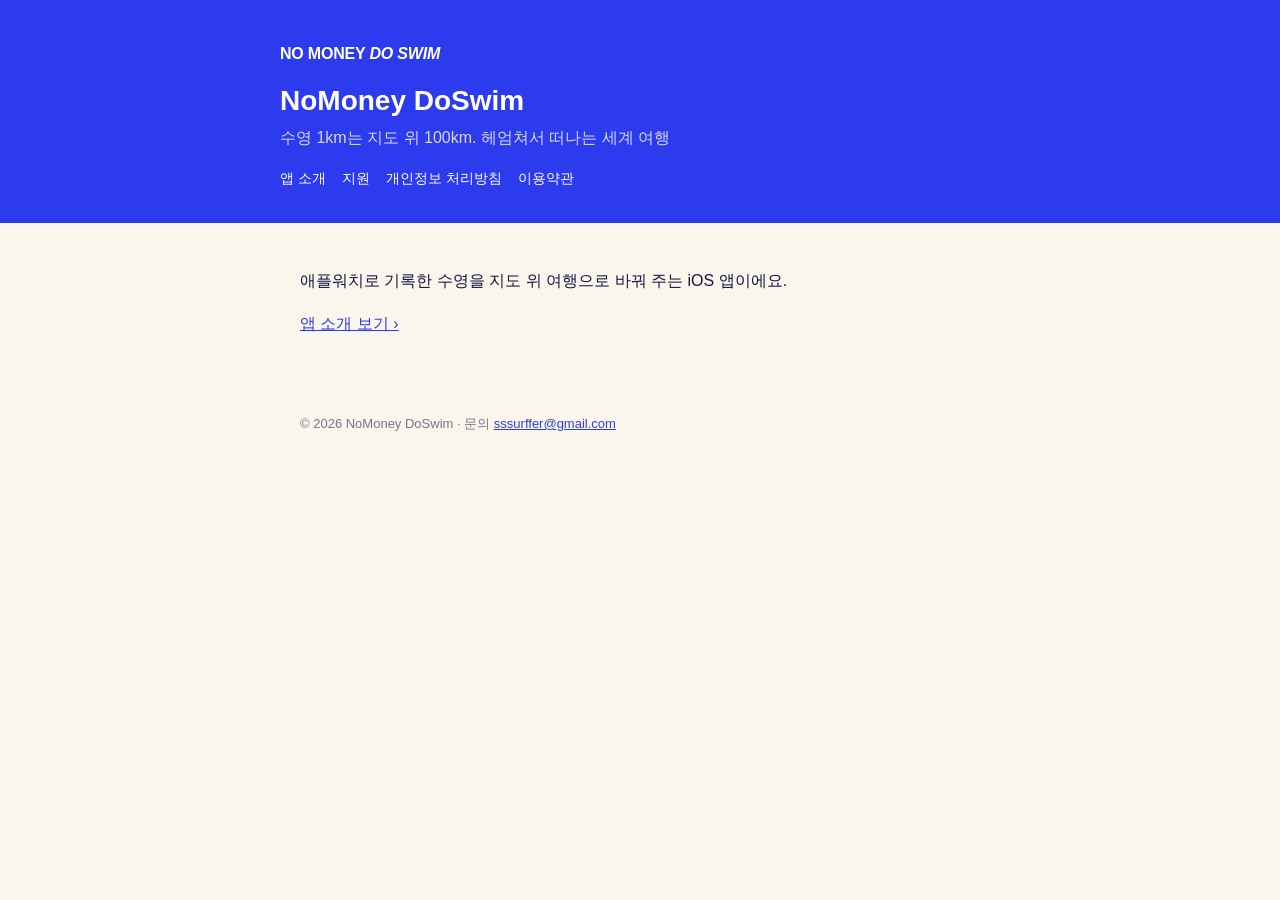
<file: index.html>
<!doctype html><html lang="ko"><head><meta charset="utf-8"><meta name="viewport" content="width=device-width, initial-scale=1"><link rel="stylesheet" href="/style.css"><title>NoMoney DoSwim</title></head><body>
<header><div class="wrap"><a class="logo" href="/">NO MONEY <i>DO SWIM</i></a><h1>NoMoney DoSwim</h1><p>수영 1km는 지도 위 100km. 헤엄쳐서 떠나는 세계 여행</p><nav><a href="/nomoney-doswim/">앱 소개</a><a href="/nomoney-doswim/support.html">지원</a><a href="/nomoney-doswim/privacy.html">개인정보 처리방침</a><a href="/nomoney-doswim/terms.html">이용약관</a></nav></div></header>
<main><p>애플워치로 기록한 수영을 지도 위 여행으로 바꿔 주는 iOS 앱이에요.</p><p><a href="/nomoney-doswim/">앱 소개 보기 ›</a></p></main>
<footer>© 2026 NoMoney DoSwim · 문의 <a href="mailto:sssurffer@gmail.com">sssurffer@gmail.com</a></footer></body></html>
</file>
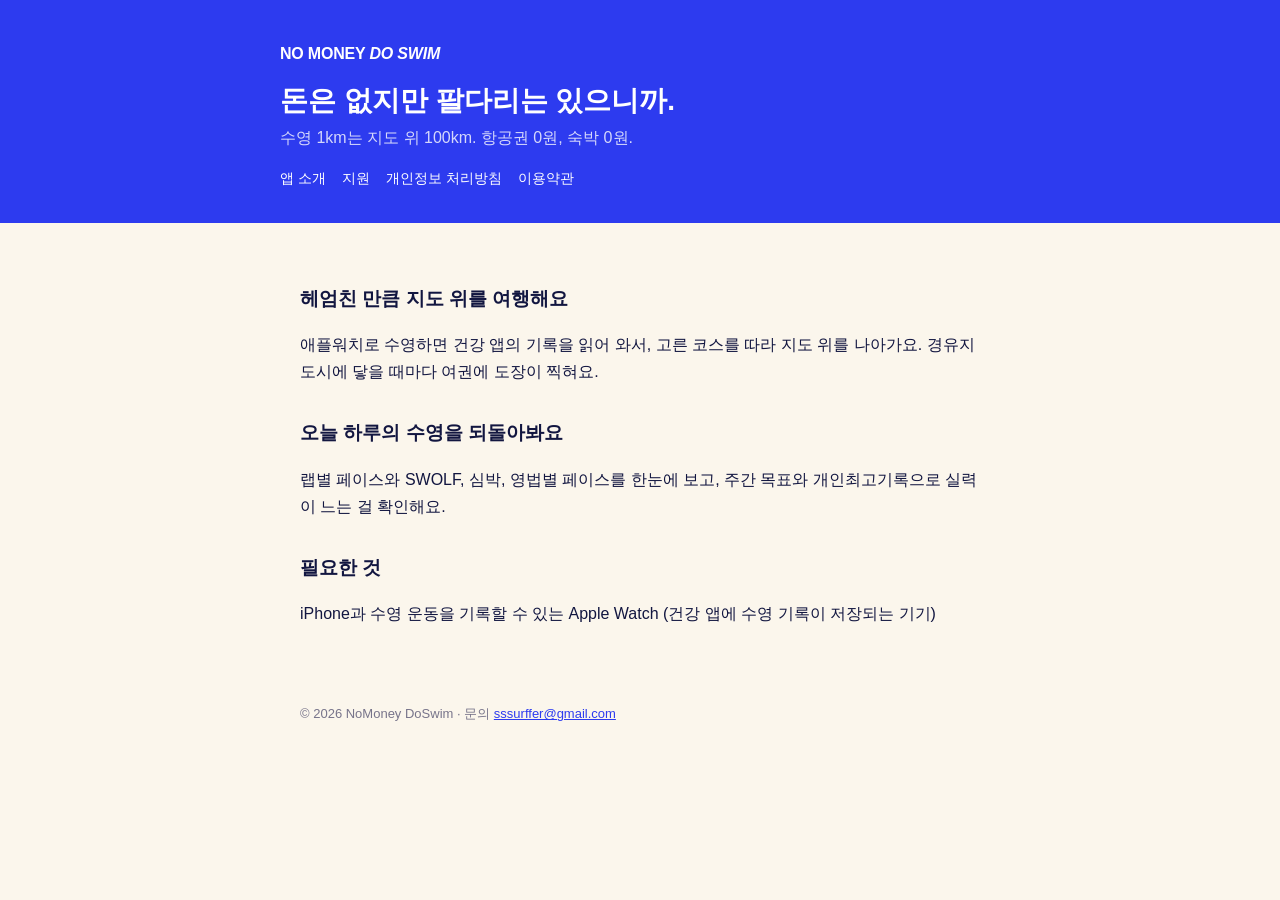
<file: nomoney-doswim/index.html>
<!doctype html><html lang="ko"><head><meta charset="utf-8"><meta name="viewport" content="width=device-width, initial-scale=1"><link rel="stylesheet" href="/style.css"><title>NoMoney DoSwim · 앱 소개</title></head><body>
<header><div class="wrap"><a class="logo" href="/">NO MONEY <i>DO SWIM</i></a><h1>돈은 없지만 팔다리는 있으니까.</h1><p>수영 1km는 지도 위 100km. 항공권 0원, 숙박 0원.</p><nav><a href="/nomoney-doswim/">앱 소개</a><a href="/nomoney-doswim/support.html">지원</a><a href="/nomoney-doswim/privacy.html">개인정보 처리방침</a><a href="/nomoney-doswim/terms.html">이용약관</a></nav></div></header>
<main>
<h2>헤엄친 만큼 지도 위를 여행해요</h2><p>애플워치로 수영하면 건강 앱의 기록을 읽어 와서, 고른 코스를 따라 지도 위를 나아가요. 경유지 도시에 닿을 때마다 여권에 도장이 찍혀요.</p>
<h2>오늘 하루의 수영을 되돌아봐요</h2><p>랩별 페이스와 SWOLF, 심박, 영법별 페이스를 한눈에 보고, 주간 목표와 개인최고기록으로 실력이 느는 걸 확인해요.</p>
<h2>필요한 것</h2><p>iPhone과 수영 운동을 기록할 수 있는 Apple Watch (건강 앱에 수영 기록이 저장되는 기기)</p>
</main>
<footer>© 2026 NoMoney DoSwim · 문의 <a href="mailto:sssurffer@gmail.com">sssurffer@gmail.com</a></footer></body></html>
</file>
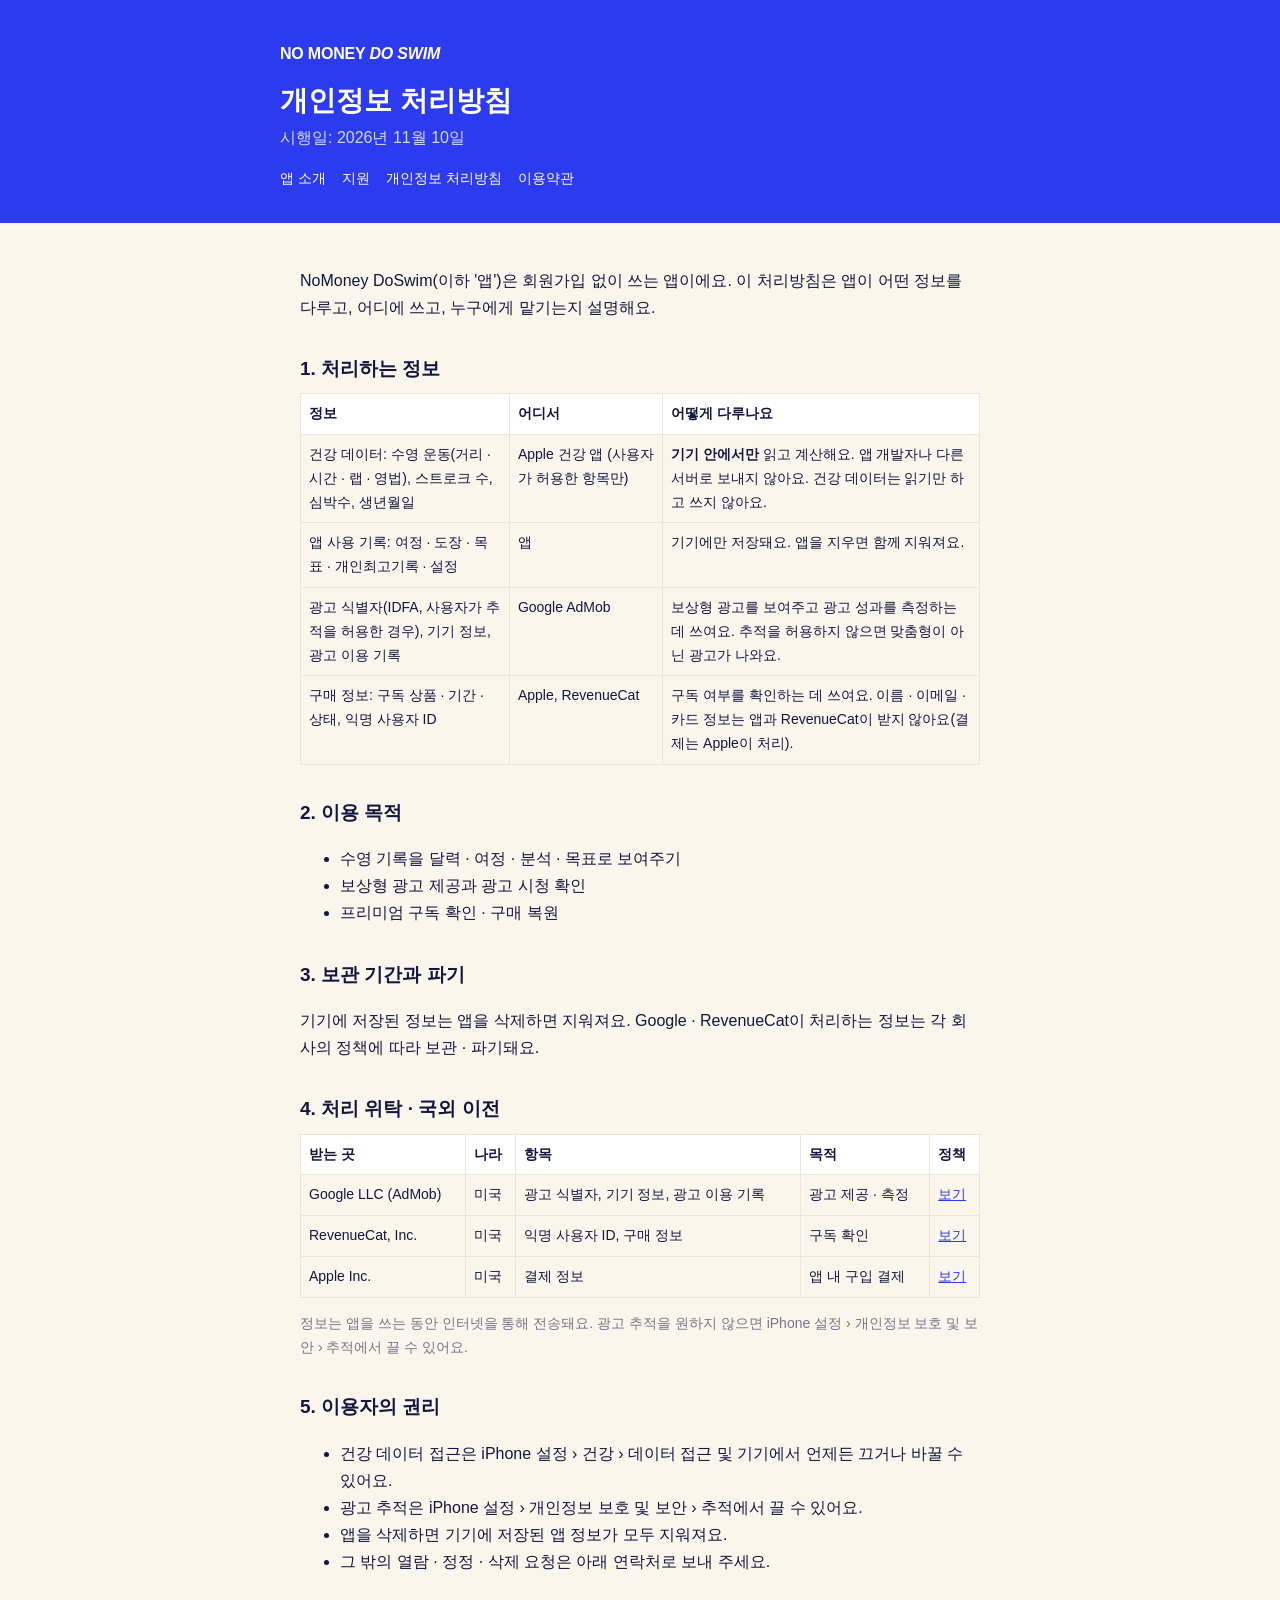
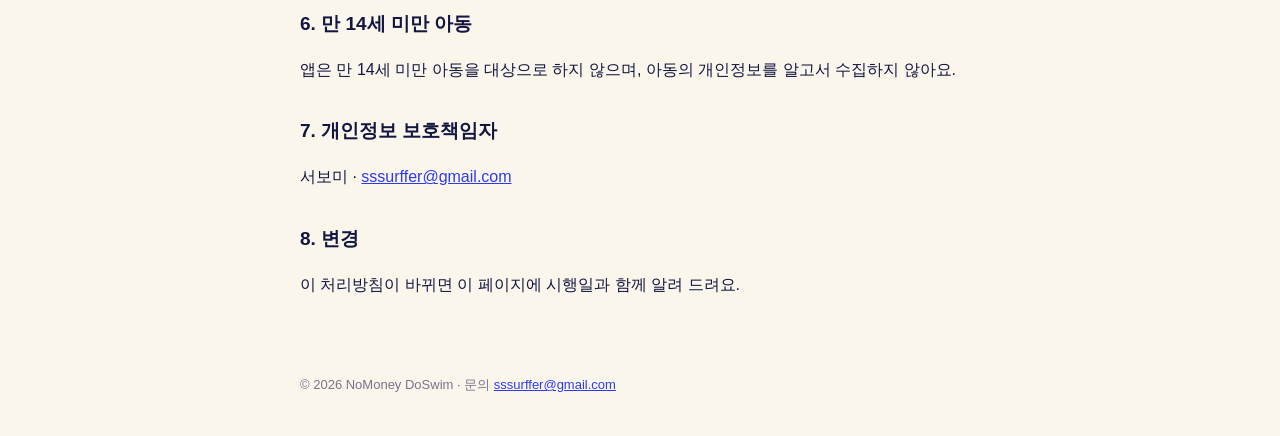
<file: nomoney-doswim/privacy.html>
<!doctype html><html lang="ko"><head><meta charset="utf-8"><meta name="viewport" content="width=device-width, initial-scale=1"><link rel="stylesheet" href="/style.css"><title>NoMoney DoSwim · 개인정보 처리방침</title></head><body>
<header><div class="wrap"><a class="logo" href="/">NO MONEY <i>DO SWIM</i></a><h1>개인정보 처리방침</h1><p>시행일: 2026년 11월 10일</p><nav><a href="/nomoney-doswim/">앱 소개</a><a href="/nomoney-doswim/support.html">지원</a><a href="/nomoney-doswim/privacy.html">개인정보 처리방침</a><a href="/nomoney-doswim/terms.html">이용약관</a></nav></div></header>
<main>
<p>NoMoney DoSwim(이하 '앱')은 회원가입 없이 쓰는 앱이에요. 이 처리방침은 앱이 어떤 정보를 다루고, 어디에 쓰고, 누구에게 맡기는지 설명해요.</p>

<h2>1. 처리하는 정보</h2>
<table>
<tr><th>정보</th><th>어디서</th><th>어떻게 다루나요</th></tr>
<tr><td>건강 데이터: 수영 운동(거리 · 시간 · 랩 · 영법), 스트로크 수, 심박수, 생년월일</td><td>Apple 건강 앱 (사용자가 허용한 항목만)</td><td><b>기기 안에서만</b> 읽고 계산해요. 앱 개발자나 다른 서버로 보내지 않아요. 건강 데이터는 읽기만 하고 쓰지 않아요.</td></tr>
<tr><td>앱 사용 기록: 여정 · 도장 · 목표 · 개인최고기록 · 설정</td><td>앱</td><td>기기에만 저장돼요. 앱을 지우면 함께 지워져요.</td></tr>
<tr><td>광고 식별자(IDFA, 사용자가 추적을 허용한 경우), 기기 정보, 광고 이용 기록</td><td>Google AdMob</td><td>보상형 광고를 보여주고 광고 성과를 측정하는 데 쓰여요. 추적을 허용하지 않으면 맞춤형이 아닌 광고가 나와요.</td></tr>
<tr><td>구매 정보: 구독 상품 · 기간 · 상태, 익명 사용자 ID</td><td>Apple, RevenueCat</td><td>구독 여부를 확인하는 데 쓰여요. 이름 · 이메일 · 카드 정보는 앱과 RevenueCat이 받지 않아요(결제는 Apple이 처리).</td></tr>
</table>

<h2>2. 이용 목적</h2>
<ul>
<li>수영 기록을 달력 · 여정 · 분석 · 목표로 보여주기</li>
<li>보상형 광고 제공과 광고 시청 확인</li>
<li>프리미엄 구독 확인 · 구매 복원</li>
</ul>

<h2>3. 보관 기간과 파기</h2>
<p>기기에 저장된 정보는 앱을 삭제하면 지워져요. Google · RevenueCat이 처리하는 정보는 각 회사의 정책에 따라 보관 · 파기돼요.</p>

<h2>4. 처리 위탁 · 국외 이전</h2>
<table>
<tr><th>받는 곳</th><th>나라</th><th>항목</th><th>목적</th><th>정책</th></tr>
<tr><td>Google LLC (AdMob)</td><td>미국</td><td>광고 식별자, 기기 정보, 광고 이용 기록</td><td>광고 제공 · 측정</td><td><a href="https://policies.google.com/privacy">보기</a></td></tr>
<tr><td>RevenueCat, Inc.</td><td>미국</td><td>익명 사용자 ID, 구매 정보</td><td>구독 확인</td><td><a href="https://www.revenuecat.com/privacy">보기</a></td></tr>
<tr><td>Apple Inc.</td><td>미국</td><td>결제 정보</td><td>앱 내 구입 결제</td><td><a href="https://www.apple.com/legal/privacy/">보기</a></td></tr>
</table>
<p class="muted">정보는 앱을 쓰는 동안 인터넷을 통해 전송돼요. 광고 추적을 원하지 않으면 iPhone 설정 › 개인정보 보호 및 보안 › 추적에서 끌 수 있어요.</p>

<h2>5. 이용자의 권리</h2>
<ul>
<li>건강 데이터 접근은 iPhone 설정 › 건강 › 데이터 접근 및 기기에서 언제든 끄거나 바꿀 수 있어요.</li>
<li>광고 추적은 iPhone 설정 › 개인정보 보호 및 보안 › 추적에서 끌 수 있어요.</li>
<li>앱을 삭제하면 기기에 저장된 앱 정보가 모두 지워져요.</li>
<li>그 밖의 열람 · 정정 · 삭제 요청은 아래 연락처로 보내 주세요.</li>
</ul>

<h2>6. 만 14세 미만 아동</h2>
<p>앱은 만 14세 미만 아동을 대상으로 하지 않으며, 아동의 개인정보를 알고서 수집하지 않아요.</p>

<h2>7. 개인정보 보호책임자</h2>
<p>서보미 · <a href="mailto:sssurffer@gmail.com">sssurffer@gmail.com</a></p>

<h2>8. 변경</h2>
<p>이 처리방침이 바뀌면 이 페이지에 시행일과 함께 알려 드려요.</p>
</main>
<footer>© 2026 NoMoney DoSwim · 문의 <a href="mailto:sssurffer@gmail.com">sssurffer@gmail.com</a></footer></body></html>
</file>
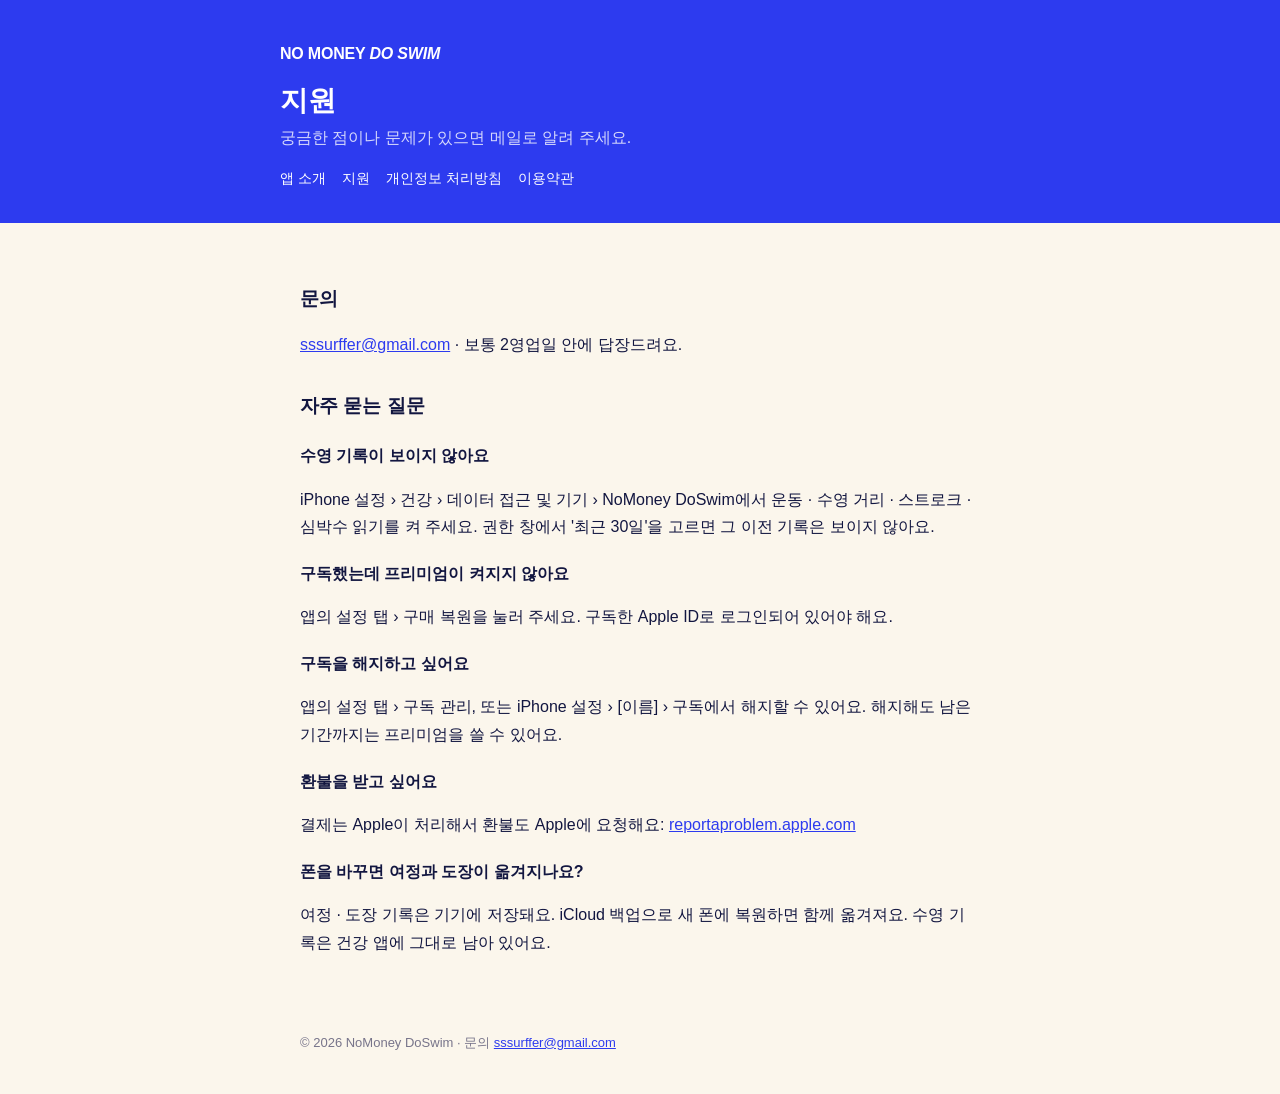
<file: nomoney-doswim/support.html>
<!doctype html><html lang="ko"><head><meta charset="utf-8"><meta name="viewport" content="width=device-width, initial-scale=1"><link rel="stylesheet" href="/style.css"><title>NoMoney DoSwim · 지원</title></head><body>
<header><div class="wrap"><a class="logo" href="/">NO MONEY <i>DO SWIM</i></a><h1>지원</h1><p>궁금한 점이나 문제가 있으면 메일로 알려 주세요.</p><nav><a href="/nomoney-doswim/">앱 소개</a><a href="/nomoney-doswim/support.html">지원</a><a href="/nomoney-doswim/privacy.html">개인정보 처리방침</a><a href="/nomoney-doswim/terms.html">이용약관</a></nav></div></header>
<main>
<h2>문의</h2><p><a href="mailto:sssurffer@gmail.com">sssurffer@gmail.com</a> · 보통 2영업일 안에 답장드려요.</p>
<h2>자주 묻는 질문</h2>
<h3>수영 기록이 보이지 않아요</h3><p>iPhone 설정 › 건강 › 데이터 접근 및 기기 › NoMoney DoSwim에서 운동 · 수영 거리 · 스트로크 · 심박수 읽기를 켜 주세요. 권한 창에서 '최근 30일'을 고르면 그 이전 기록은 보이지 않아요.</p>
<h3>구독했는데 프리미엄이 켜지지 않아요</h3><p>앱의 설정 탭 › 구매 복원을 눌러 주세요. 구독한 Apple ID로 로그인되어 있어야 해요.</p>
<h3>구독을 해지하고 싶어요</h3><p>앱의 설정 탭 › 구독 관리, 또는 iPhone 설정 › [이름] › 구독에서 해지할 수 있어요. 해지해도 남은 기간까지는 프리미엄을 쓸 수 있어요.</p>
<h3>환불을 받고 싶어요</h3><p>결제는 Apple이 처리해서 환불도 Apple에 요청해요: <a href="https://reportaproblem.apple.com">reportaproblem.apple.com</a></p>
<h3>폰을 바꾸면 여정과 도장이 옮겨지나요?</h3><p>여정 · 도장 기록은 기기에 저장돼요. iCloud 백업으로 새 폰에 복원하면 함께 옮겨져요. 수영 기록은 건강 앱에 그대로 남아 있어요.</p>
</main>
<footer>© 2026 NoMoney DoSwim · 문의 <a href="mailto:sssurffer@gmail.com">sssurffer@gmail.com</a></footer></body></html>
</file>
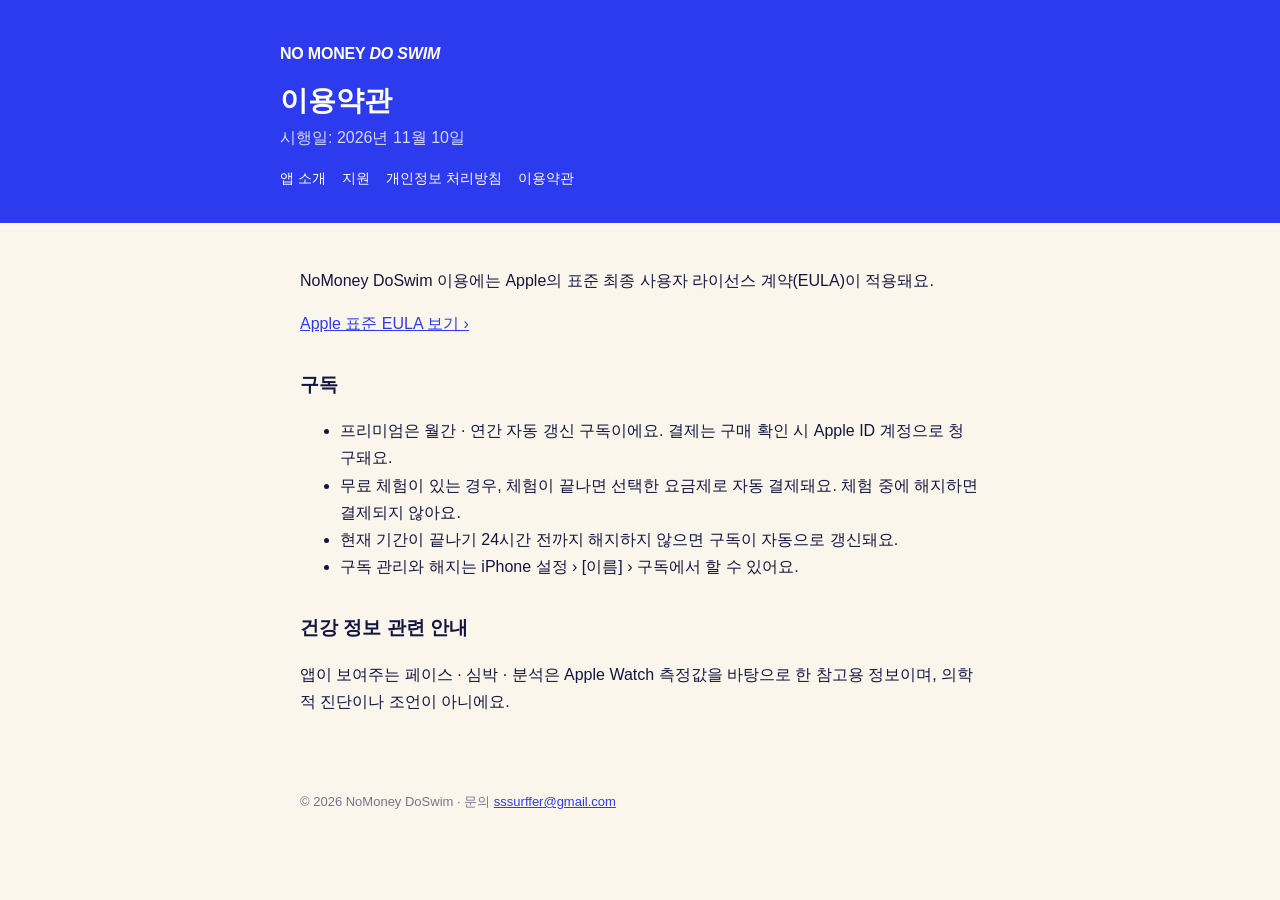
<file: nomoney-doswim/terms.html>
<!doctype html><html lang="ko"><head><meta charset="utf-8"><meta name="viewport" content="width=device-width, initial-scale=1"><link rel="stylesheet" href="/style.css"><title>NoMoney DoSwim · 이용약관</title></head><body>
<header><div class="wrap"><a class="logo" href="/">NO MONEY <i>DO SWIM</i></a><h1>이용약관</h1><p>시행일: 2026년 11월 10일</p><nav><a href="/nomoney-doswim/">앱 소개</a><a href="/nomoney-doswim/support.html">지원</a><a href="/nomoney-doswim/privacy.html">개인정보 처리방침</a><a href="/nomoney-doswim/terms.html">이용약관</a></nav></div></header>
<main>
<p>NoMoney DoSwim 이용에는 Apple의 표준 최종 사용자 라이선스 계약(EULA)이 적용돼요.</p>
<p><a href="https://www.apple.com/legal/internet-services/itunes/dev/stdeula/">Apple 표준 EULA 보기 ›</a></p>
<h2>구독</h2>
<ul>
<li>프리미엄은 월간 · 연간 자동 갱신 구독이에요. 결제는 구매 확인 시 Apple ID 계정으로 청구돼요.</li>
<li>무료 체험이 있는 경우, 체험이 끝나면 선택한 요금제로 자동 결제돼요. 체험 중에 해지하면 결제되지 않아요.</li>
<li>현재 기간이 끝나기 24시간 전까지 해지하지 않으면 구독이 자동으로 갱신돼요.</li>
<li>구독 관리와 해지는 iPhone 설정 › [이름] › 구독에서 할 수 있어요.</li>
</ul>
<h2>건강 정보 관련 안내</h2><p>앱이 보여주는 페이스 · 심박 · 분석은 Apple Watch 측정값을 바탕으로 한 참고용 정보이며, 의학적 진단이나 조언이 아니에요.</p>
</main>
<footer>© 2026 NoMoney DoSwim · 문의 <a href="mailto:sssurffer@gmail.com">sssurffer@gmail.com</a></footer></body></html>
</file>
<file: style.css>
:root { --blue: #2D3BEF; --amber: #FFB23F; --ink: #121640; --muted: #77748A; --cream: #FBF6EC; --line: #EDE6D6; }
* { box-sizing: border-box; }
body { margin: 0; background: var(--cream); color: var(--ink); font: 16px/1.7 -apple-system, BlinkMacSystemFont, "Apple SD Gothic Neo", "Pretendard", sans-serif; }
header { background: var(--blue); color: #fff; padding: 40px 20px 32px; }
header .wrap, main { max-width: 720px; margin: 0 auto; }
header a { color: #fff; text-decoration: none; }
.logo { font-weight: 800; letter-spacing: -0.2px; }
.logo i { font-style: italic; }
h1 { font-size: 28px; line-height: 1.3; margin: 16px 0 4px; }
header p { margin: 0; opacity: 0.8; }
main { padding: 28px 20px 60px; }
h2 { font-size: 19px; margin: 32px 0 8px; }
h3 { font-size: 16px; margin: 20px 0 4px; }
a { color: var(--blue); }
table { width: 100%; border-collapse: collapse; font-size: 14px; margin: 8px 0; }
th, td { border: 1px solid var(--line); padding: 8px; text-align: left; vertical-align: top; }
th { background: #fff; }
.muted { color: var(--muted); font-size: 14px; }
nav { display: flex; flex-wrap: wrap; gap: 8px 16px; margin-top: 16px; font-size: 14px; }
footer { max-width: 720px; margin: 0 auto; padding: 0 20px 40px; color: var(--muted); font-size: 13px; }
</file>
